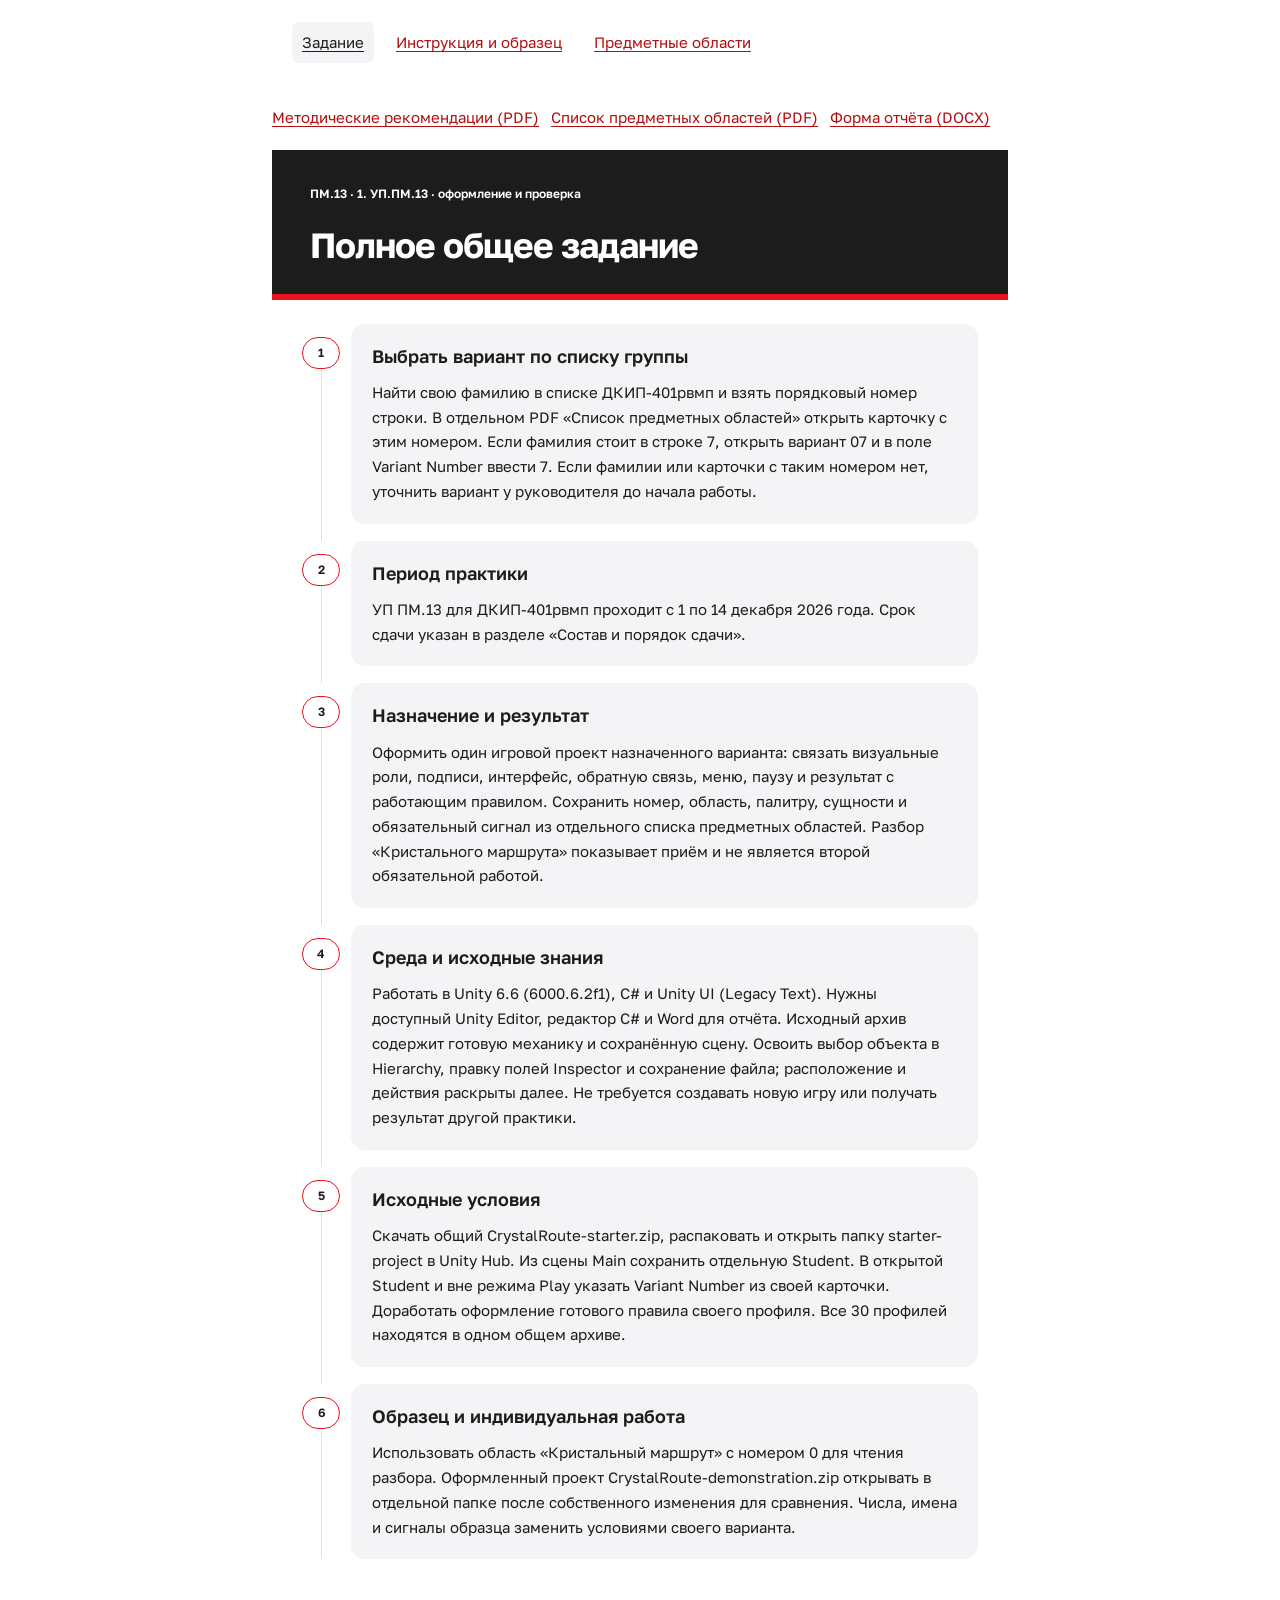
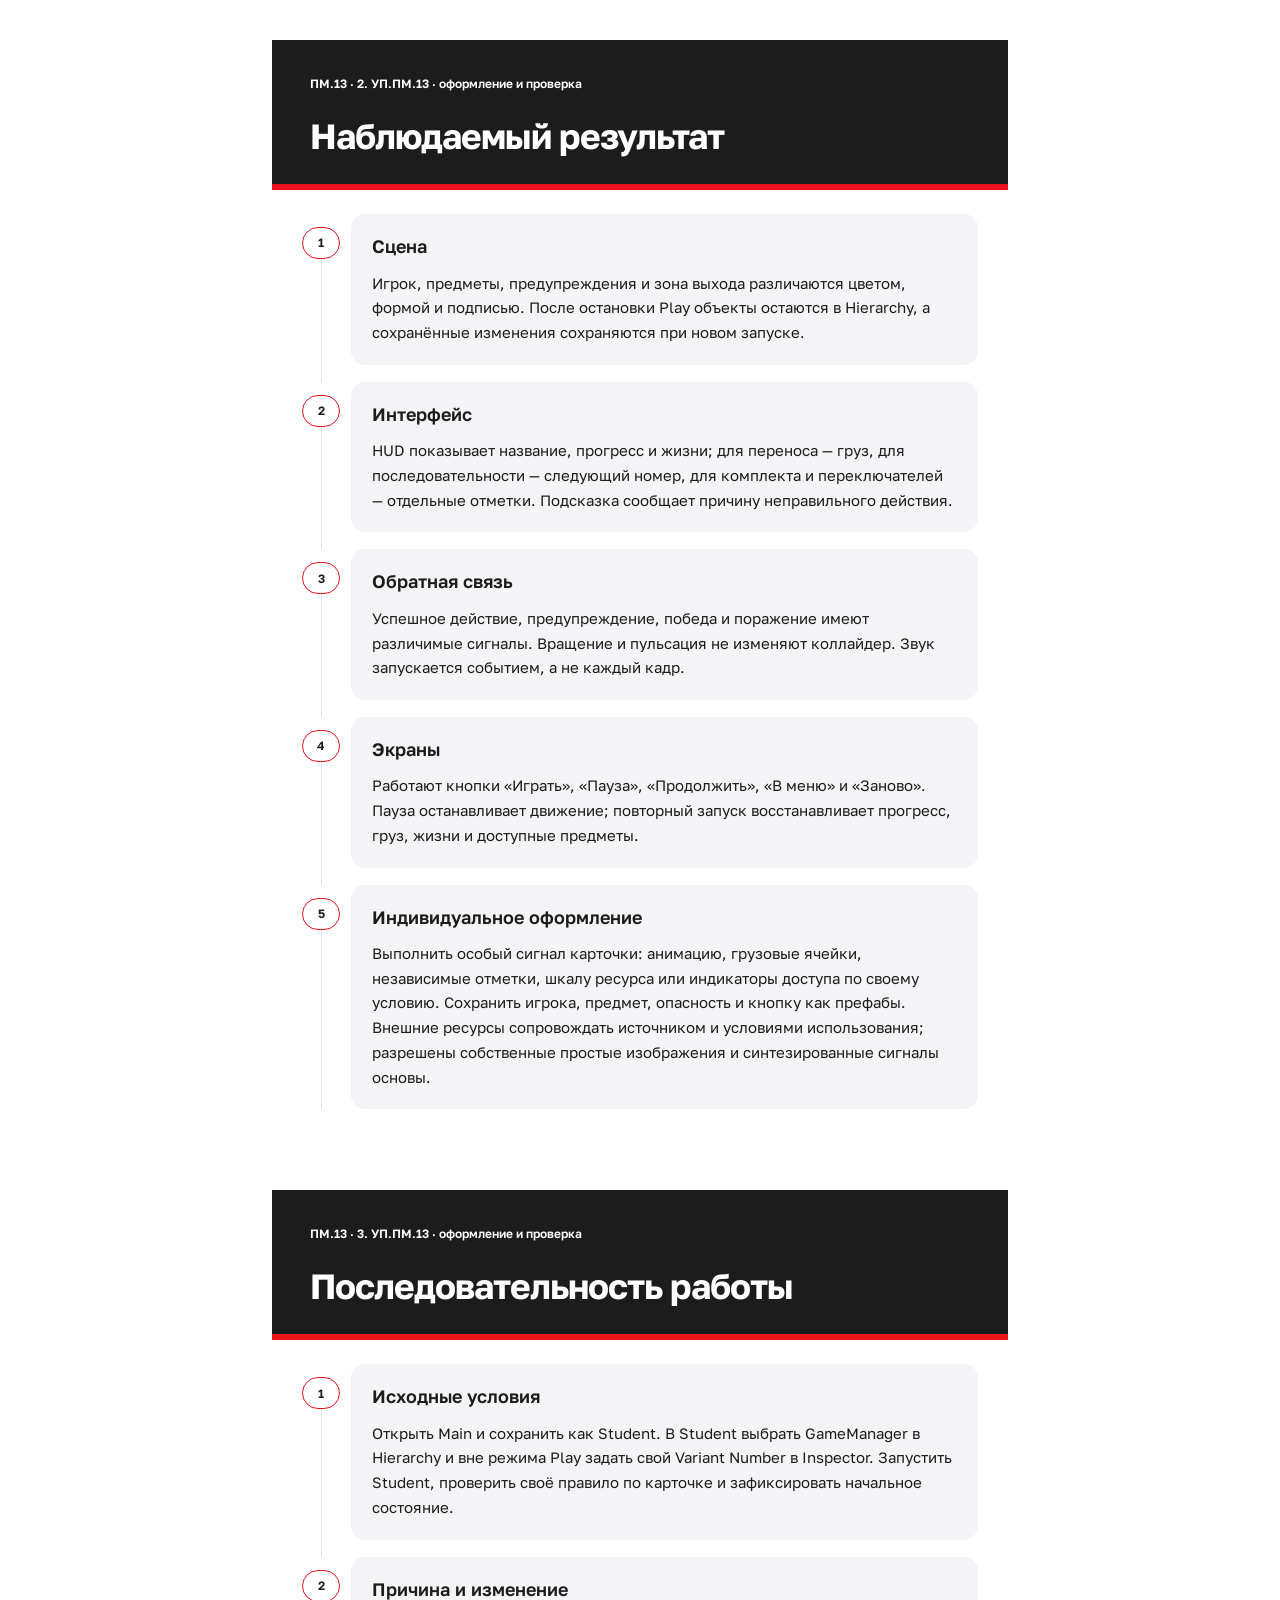
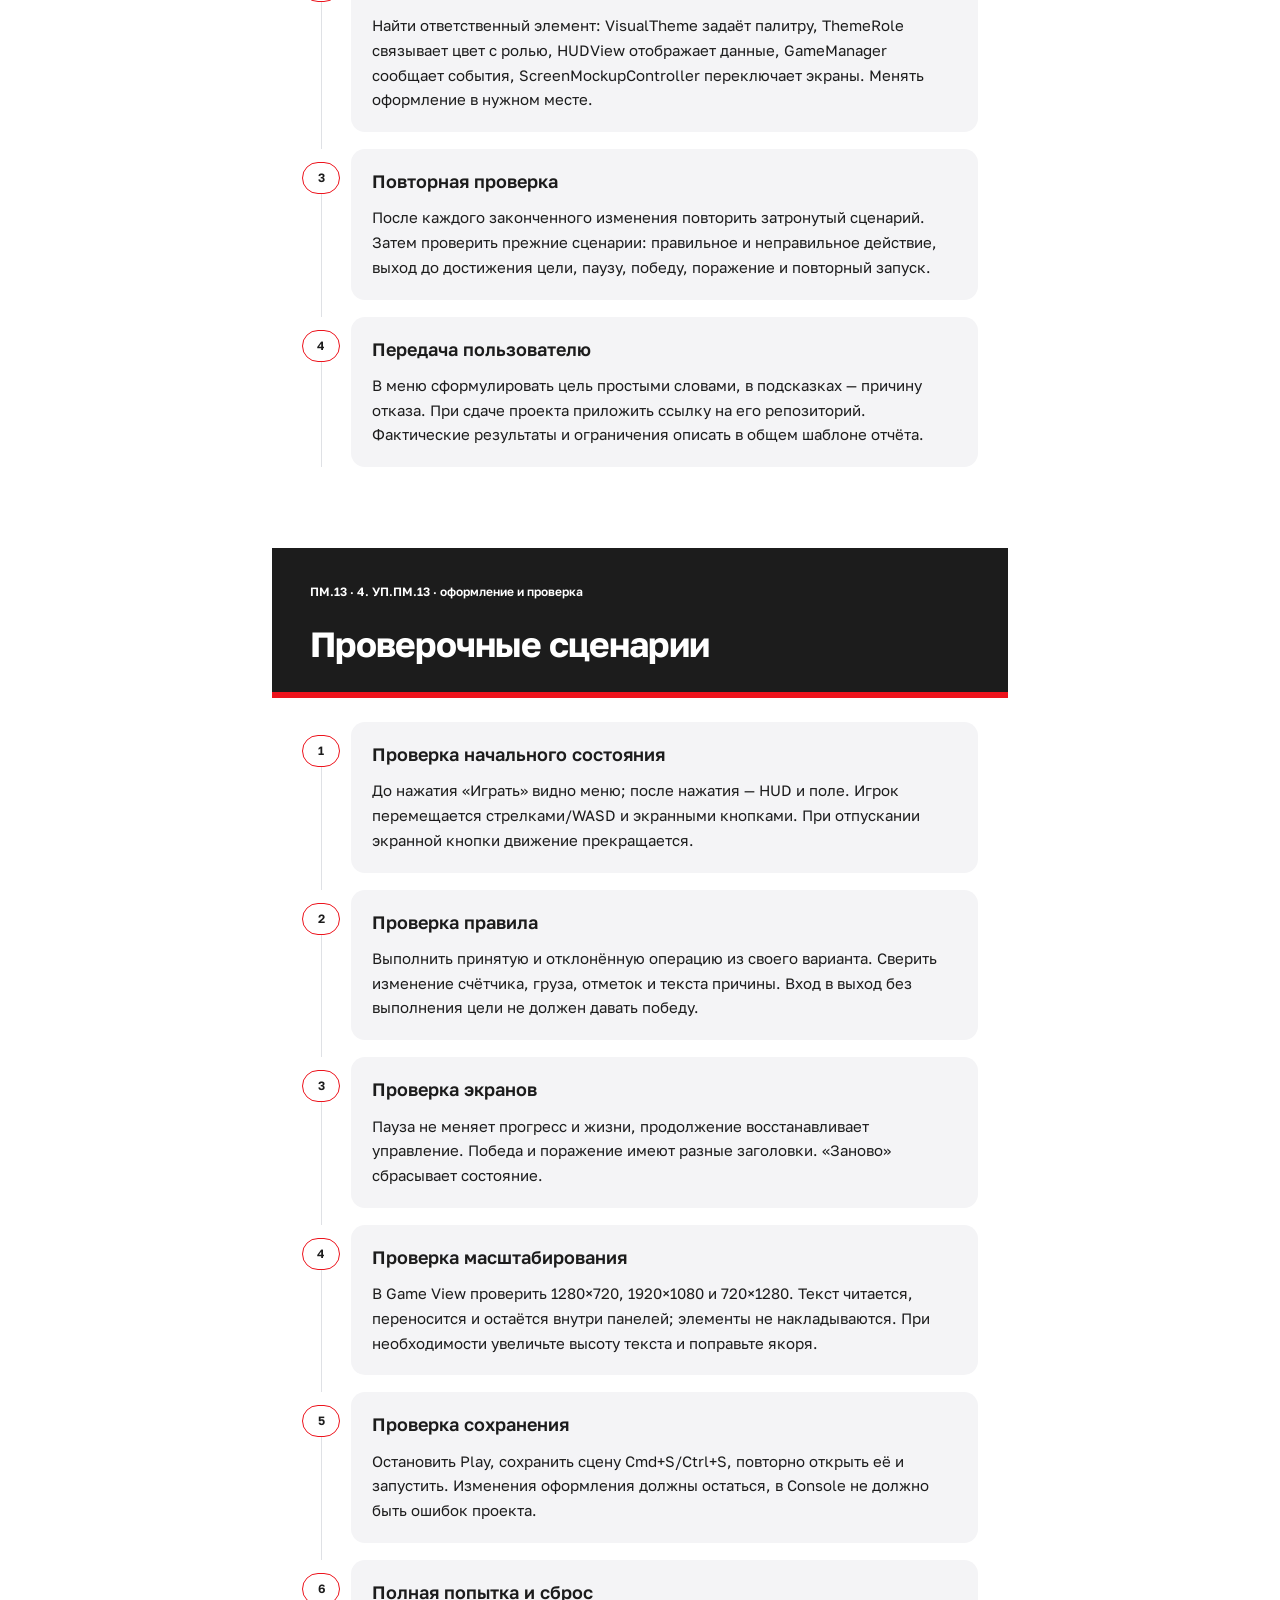
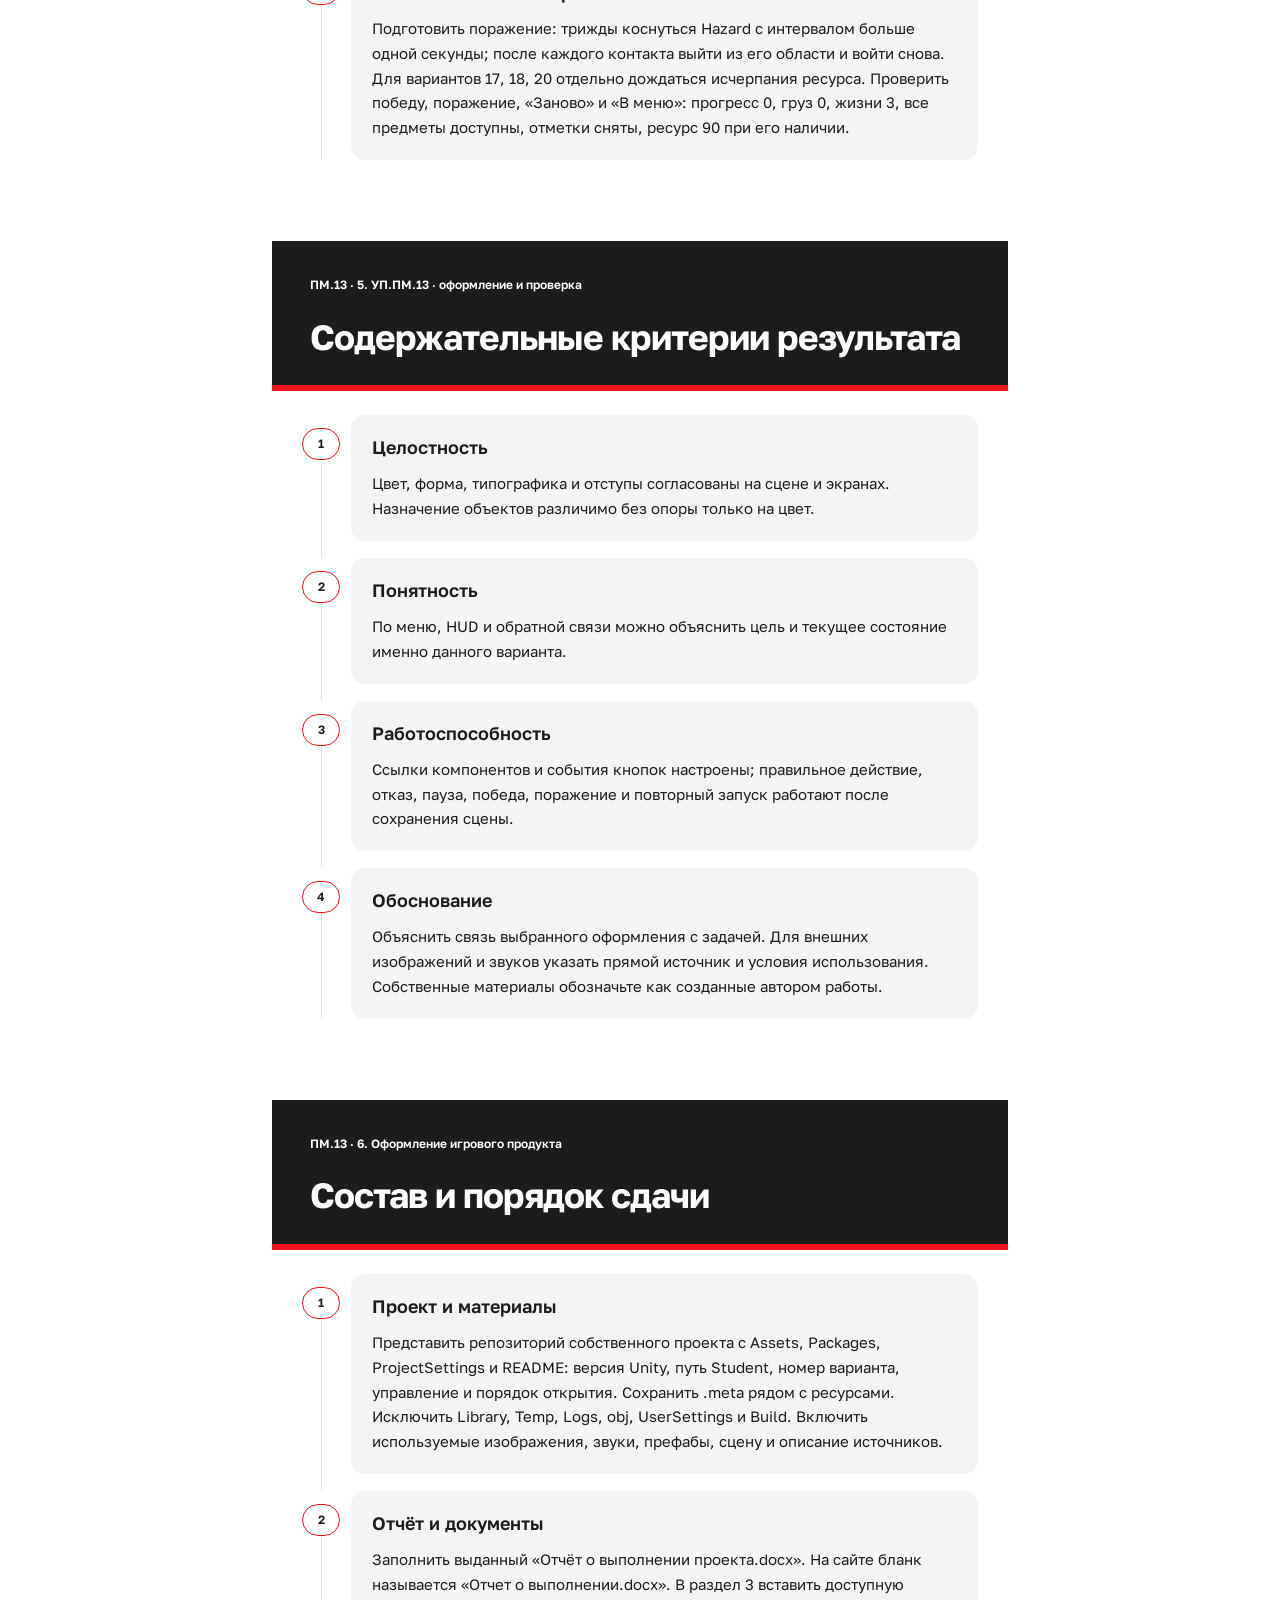
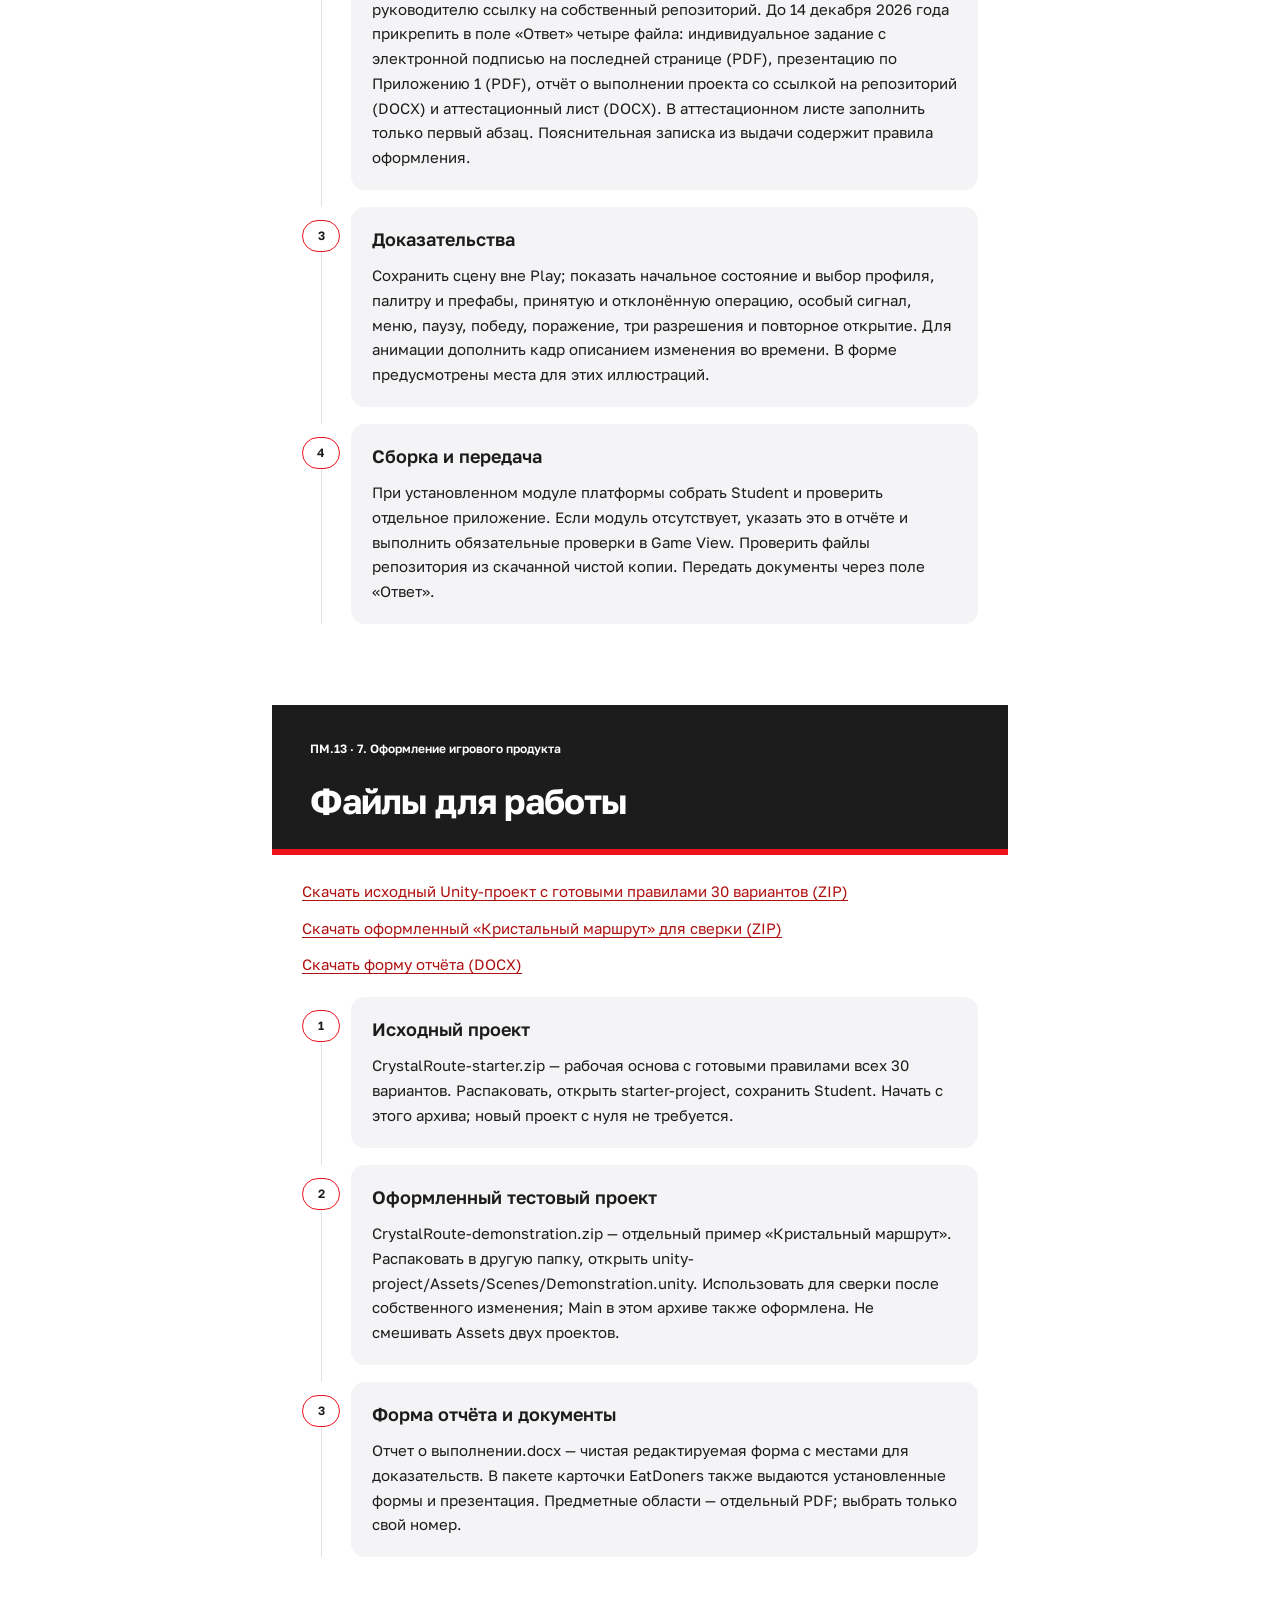
<file: site/index.html>
<!doctype html><html lang="ru"><head><meta charset="utf-8"><meta name="viewport" content="width=device-width,initial-scale=1"><title>Учебная практика УП.ПМ.13: оформление игрового продукта</title><link rel="icon" href="assets/favicon.svg"><link rel="stylesheet" href="assets/style.css"></head><body class="method"><a class="skip" href="#main">К содержанию</a><nav aria-label="Разделы практики"><a href="index.html" aria-current="page">Задание</a><a href="lessons.html" >Инструкция и образец</a><a href="areas.html" >Предметные области</a></nav><main id="main"><div class="downloads"><a href="downloads/assignment.pdf">Методические рекомендации (PDF)</a><a href="downloads/guide.pdf">Список предметных областей (PDF)</a><a href="downloads/%D0%9E%D1%82%D1%87%D0%B5%D1%82%20%D0%BE%20%D0%B2%D1%8B%D0%BF%D0%BE%D0%BB%D0%BD%D0%B5%D0%BD%D0%B8%D0%B8.docx">Форма отчёта (DOCX)</a></div><article class="chapter" id="page-1"><header class="doc-head"><p class="section-id">ПМ.13 · 1. УП.ПМ.13 · оформление и проверка</p><h2>Полное общее задание</h2></header><div class="steps"><div class="step"><span class="number">1</span><section class="card"><h3>Выбрать вариант по списку группы</h3><p>Найти свою фамилию в списке ДКИП-401рвмп и взять порядковый номер строки. В отдельном PDF «Список предметных областей» открыть карточку с этим номером. Если фамилия стоит в строке 7, открыть вариант 07 и в поле Variant Number ввести 7. Если фамилии или карточки с таким номером нет, уточнить вариант у руководителя до начала работы.</p></section></div><div class="step"><span class="number">2</span><section class="card"><h3>Период практики</h3><p>УП ПМ.13 для ДКИП-401рвмп проходит с 1 по 14 декабря 2026 года. Срок сдачи указан в разделе «Состав и порядок сдачи».</p></section></div><div class="step"><span class="number">3</span><section class="card"><h3>Назначение и результат</h3><p>Оформить один игровой проект назначенного варианта: связать визуальные роли, подписи, интерфейс, обратную связь, меню, паузу и результат с работающим правилом. Сохранить номер, область, палитру, сущности и обязательный сигнал из отдельного списка предметных областей. Разбор «Кристального маршрута» показывает приём и не является второй обязательной работой.</p></section></div><div class="step"><span class="number">4</span><section class="card"><h3>Среда и исходные знания</h3><p>Работать в Unity 6.6 (6000.6.2f1), C# и Unity UI (Legacy Text). Нужны доступный Unity Editor, редактор C# и Word для отчёта. Исходный архив содержит готовую механику и сохранённую сцену. Освоить выбор объекта в Hierarchy, правку полей Inspector и сохранение файла; расположение и действия раскрыты далее. Не требуется создавать новую игру или получать результат другой практики.</p></section></div><div class="step"><span class="number">5</span><section class="card"><h3>Исходные условия</h3><p>Скачать общий CrystalRoute-starter.zip, распаковать и открыть папку starter-project в Unity Hub. Из сцены Main сохранить отдельную Student. В открытой Student и вне режима Play указать Variant Number из своей карточки. Доработать оформление готового правила своего профиля. Все 30 профилей находятся в одном общем архиве.</p></section></div><div class="step"><span class="number">6</span><section class="card"><h3>Образец и индивидуальная работа</h3><p>Использовать область «Кристальный маршрут» с номером 0 для чтения разбора. Оформленный проект CrystalRoute-demonstration.zip открывать в отдельной папке после собственного изменения для сравнения. Числа, имена и сигналы образца заменить условиями своего варианта.</p></section></div></div></article><article class="chapter" id="page-2"><header class="doc-head"><p class="section-id">ПМ.13 · 2. УП.ПМ.13 · оформление и проверка</p><h2>Наблюдаемый результат</h2></header><div class="steps"><div class="step"><span class="number">1</span><section class="card"><h3>Сцена</h3><p>Игрок, предметы, предупреждения и зона выхода различаются цветом, формой и подписью. После остановки Play объекты остаются в Hierarchy, а сохранённые изменения сохраняются при новом запуске.</p></section></div><div class="step"><span class="number">2</span><section class="card"><h3>Интерфейс</h3><p>HUD показывает название, прогресс и жизни; для переноса — груз, для последовательности — следующий номер, для комплекта и переключателей — отдельные отметки. Подсказка сообщает причину неправильного действия.</p></section></div><div class="step"><span class="number">3</span><section class="card"><h3>Обратная связь</h3><p>Успешное действие, предупреждение, победа и поражение имеют различимые сигналы. Вращение и пульсация не изменяют коллайдер. Звук запускается событием, а не каждый кадр.</p></section></div><div class="step"><span class="number">4</span><section class="card"><h3>Экраны</h3><p>Работают кнопки «Играть», «Пауза», «Продолжить», «В меню» и «Заново». Пауза останавливает движение; повторный запуск восстанавливает прогресс, груз, жизни и доступные предметы.</p></section></div><div class="step"><span class="number">5</span><section class="card"><h3>Индивидуальное оформление</h3><p>Выполнить особый сигнал карточки: анимацию, грузовые ячейки, независимые отметки, шкалу ресурса или индикаторы доступа по своему условию. Сохранить игрока, предмет, опасность и кнопку как префабы. Внешние ресурсы сопровождать источником и условиями использования; разрешены собственные простые изображения и синтезированные сигналы основы.</p></section></div></div></article><article class="chapter" id="page-3"><header class="doc-head"><p class="section-id">ПМ.13 · 3. УП.ПМ.13 · оформление и проверка</p><h2>Последовательность работы</h2></header><div class="steps"><div class="step"><span class="number">1</span><section class="card"><h3>Исходные условия</h3><p>Открыть Main и сохранить как Student. В Student выбрать GameManager в Hierarchy и вне режима Play задать свой Variant Number в Inspector. Запустить Student, проверить своё правило по карточке и зафиксировать начальное состояние.</p></section></div><div class="step"><span class="number">2</span><section class="card"><h3>Причина и изменение</h3><p>Найти ответственный элемент: VisualTheme задаёт палитру, ThemeRole связывает цвет с ролью, HUDView отображает данные, GameManager сообщает события, ScreenMockupController переключает экраны. Менять оформление в нужном месте.</p></section></div><div class="step"><span class="number">3</span><section class="card"><h3>Повторная проверка</h3><p>После каждого законченного изменения повторить затронутый сценарий. Затем проверить прежние сценарии: правильное и неправильное действие, выход до достижения цели, паузу, победу, поражение и повторный запуск.</p></section></div><div class="step"><span class="number">4</span><section class="card"><h3>Передача пользователю</h3><p>В меню сформулировать цель простыми словами, в подсказках — причину отказа. При сдаче проекта приложить ссылку на его репозиторий. Фактические результаты и ограничения описать в общем шаблоне отчёта.</p></section></div></div></article><article class="chapter" id="page-4"><header class="doc-head"><p class="section-id">ПМ.13 · 4. УП.ПМ.13 · оформление и проверка</p><h2>Проверочные сценарии</h2></header><div class="steps"><div class="step"><span class="number">1</span><section class="card"><h3>Проверка начального состояния</h3><p>До нажатия «Играть» видно меню; после нажатия — HUD и поле. Игрок перемещается стрелками/WASD и экранными кнопками. При отпускании экранной кнопки движение прекращается.</p></section></div><div class="step"><span class="number">2</span><section class="card"><h3>Проверка правила</h3><p>Выполнить принятую и отклонённую операцию из своего варианта. Сверить изменение счётчика, груза, отметок и текста причины. Вход в выход без выполнения цели не должен давать победу.</p></section></div><div class="step"><span class="number">3</span><section class="card"><h3>Проверка экранов</h3><p>Пауза не меняет прогресс и жизни, продолжение восстанавливает управление. Победа и поражение имеют разные заголовки. «Заново» сбрасывает состояние.</p></section></div><div class="step"><span class="number">4</span><section class="card"><h3>Проверка масштабирования</h3><p>В Game View проверить 1280×720, 1920×1080 и 720×1280. Текст читается, переносится и остаётся внутри панелей; элементы не накладываются. При необходимости увеличьте высоту текста и поправьте якоря.</p></section></div><div class="step"><span class="number">5</span><section class="card"><h3>Проверка сохранения</h3><p>Остановить Play, сохранить сцену Cmd+S/Ctrl+S, повторно открыть её и запустить. Изменения оформления должны остаться, в Console не должно быть ошибок проекта.</p></section></div><div class="step"><span class="number">6</span><section class="card"><h3>Полная попытка и сброс</h3><p>Подготовить поражение: трижды коснуться Hazard с интервалом больше одной секунды; после каждого контакта выйти из его области и войти снова. Для вариантов 17, 18, 20 отдельно дождаться исчерпания ресурса. Проверить победу, поражение, «Заново» и «В меню»: прогресс 0, груз 0, жизни 3, все предметы доступны, отметки сняты, ресурс 90 при его наличии.</p></section></div></div></article><article class="chapter" id="page-5"><header class="doc-head"><p class="section-id">ПМ.13 · 5. УП.ПМ.13 · оформление и проверка</p><h2>Содержательные критерии результата</h2></header><div class="steps"><div class="step"><span class="number">1</span><section class="card"><h3>Целостность</h3><p>Цвет, форма, типографика и отступы согласованы на сцене и экранах. Назначение объектов различимо без опоры только на цвет.</p></section></div><div class="step"><span class="number">2</span><section class="card"><h3>Понятность</h3><p>По меню, HUD и обратной связи можно объяснить цель и текущее состояние именно данного варианта.</p></section></div><div class="step"><span class="number">3</span><section class="card"><h3>Работоспособность</h3><p>Ссылки компонентов и события кнопок настроены; правильное действие, отказ, пауза, победа, поражение и повторный запуск работают после сохранения сцены.</p></section></div><div class="step"><span class="number">4</span><section class="card"><h3>Обоснование</h3><p>Объяснить связь выбранного оформления с задачей. Для внешних изображений и звуков указать прямой источник и условия использования. Собственные материалы обозначьте как созданные автором работы.</p></section></div></div></article><article class="chapter" id="page-6"><header class="doc-head"><p class="section-id">ПМ.13 · 6. Оформление игрового продукта</p><h2>Состав и порядок сдачи</h2></header><div class="steps"><div class="step"><span class="number">1</span><section class="card"><h3>Проект и материалы</h3><p>Представить репозиторий собственного проекта с Assets, Packages, ProjectSettings и README: версия Unity, путь Student, номер варианта, управление и порядок открытия. Сохранить .meta рядом с ресурсами. Исключить Library, Temp, Logs, obj, UserSettings и Build. Включить используемые изображения, звуки, префабы, сцену и описание источников.</p></section></div><div class="step"><span class="number">2</span><section class="card"><h3>Отчёт и документы</h3><p>Заполнить выданный «Отчёт о выполнении проекта.docx». На сайте бланк называется «Отчет о выполнении.docx». В раздел 3 вставить доступную руководителю ссылку на собственный репозиторий. До 14 декабря 2026 года прикрепить в поле «Ответ» четыре файла: индивидуальное задание с электронной подписью на последней странице (PDF), презентацию по Приложению 1 (PDF), отчёт о выполнении проекта со ссылкой на репозиторий (DOCX) и аттестационный лист (DOCX). В аттестационном листе заполнить только первый абзац. Пояснительная записка из выдачи содержит правила оформления.</p></section></div><div class="step"><span class="number">3</span><section class="card"><h3>Доказательства</h3><p>Сохранить сцену вне Play; показать начальное состояние и выбор профиля, палитру и префабы, принятую и отклонённую операцию, особый сигнал, меню, паузу, победу, поражение, три разрешения и повторное открытие. Для анимации дополнить кадр описанием изменения во времени. В форме предусмотрены места для этих иллюстраций.</p></section></div><div class="step"><span class="number">4</span><section class="card"><h3>Сборка и передача</h3><p>При установленном модуле платформы собрать Student и проверить отдельное приложение. Если модуль отсутствует, указать это в отчёте и выполнить обязательные проверки в Game View. Проверить файлы репозитория из скачанной чистой копии. Передать документы через поле «Ответ».</p></section></div></div></article><article class="chapter" id="page-7"><header class="doc-head"><p class="section-id">ПМ.13 · 7. Оформление игрового продукта</p><h2>Файлы для работы</h2></header><div class="steps"><div class="downloads"><p><a href="downloads/CrystalRoute-starter.zip">Скачать исходный Unity-проект с готовыми правилами 30 вариантов (ZIP)</a></p><p><a href="downloads/CrystalRoute-demonstration.zip">Скачать оформленный «Кристальный маршрут» для сверки (ZIP)</a></p><p><a href="downloads/%D0%9E%D1%82%D1%87%D0%B5%D1%82%20%D0%BE%20%D0%B2%D1%8B%D0%BF%D0%BE%D0%BB%D0%BD%D0%B5%D0%BD%D0%B8%D0%B8.docx">Скачать форму отчёта (DOCX)</a></p></div><div class="step"><span class="number">1</span><section class="card"><h3>Исходный проект</h3><p>CrystalRoute-starter.zip — рабочая основа с готовыми правилами всех 30 вариантов. Распаковать, открыть starter-project, сохранить Student. Начать с этого архива; новый проект с нуля не требуется.</p></section></div><div class="step"><span class="number">2</span><section class="card"><h3>Оформленный тестовый проект</h3><p>CrystalRoute-demonstration.zip — отдельный пример «Кристальный маршрут». Распаковать в другую папку, открыть unity-project/Assets/Scenes/Demonstration.unity. Использовать для сверки после собственного изменения; Main в этом архиве также оформлена. Не смешивать Assets двух проектов.</p></section></div><div class="step"><span class="number">3</span><section class="card"><h3>Форма отчёта и документы</h3><p>Отчет о выполнении.docx — чистая редактируемая форма с местами для доказательств. В пакете карточки EatDoners также выдаются установленные формы и презентация. Предметные области — отдельный PDF; выбрать только свой номер.</p></section></div></div></article></main></body></html>
</file>
<file: site/assets/style.css>
@font-face{font-family:Golos Text;src:url(fonts/GolosText-variable.ttf)}
:root{--accent:#ed131c;--ink:#1c1c1c;--panel:#f4f4f6;--line:#dfe1e5}
*{box-sizing:border-box}body{margin:0;background:#fff;color:var(--ink);font:15px/1.65 'Golos Text',Arial,sans-serif}main{max-width:736px;margin:auto}nav{max-width:736px;margin:22px auto;display:flex;gap:12px;flex-wrap:wrap;padding:0 20px}a{color:#b01010;text-underline-offset:3px}nav a{padding:8px 10px;border-radius:7px}nav a[aria-current]{background:var(--panel);color:var(--ink)}.skip{position:absolute;left:-10000px}.skip:focus{left:15px;top:5px;background:white}.chapter{margin:0 0 36px}.doc-head{background:var(--ink);color:#fff;border-bottom:6px solid var(--accent);padding:34px 38px 28px}.section-id{font-size:12px;font-weight:600;margin:0}.doc-head h2{font-size:35px;line-height:1.15;font-weight:700;letter-spacing:-1px;margin:22px 0 0}.steps{padding:24px 30px 28px}.step{position:relative;display:grid;grid-template-columns:38px 1fr;gap:11px;margin-bottom:17px}.step:before{position:absolute;left:19px;top:32px;bottom:-17px;width:1px;background:var(--line);content:''}.step:last-child:before{bottom:0}.number{z-index:1;display:grid;place-items:center;width:38px;min-height:32px;align-self:start;border:1.5px solid var(--accent);border-radius:18px;font-size:12px;font-weight:600;margin-top:13px;background:#fff}.card{border-radius:14px;background:var(--panel);padding:20px 21px;min-width:0}.card h3{font-size:18px;line-height:1.35;font-weight:600;margin:0 0 12px}.card p{margin:0 0 10px}.card p:last-child{margin:0}pre{font:12px/1.65 Consolas,'Courier New',monospace;white-space:pre-wrap;overflow-wrap:anywhere;margin:0;background:white;border:1px solid var(--line);border-radius:7px;padding:15px}figure{margin:0}figure img{width:100%;height:auto;display:block}figcaption{font-size:13px;line-height:1.6;margin-top:10px}.context{padding:0 0 20px;margin:0}.downloads{padding:20px 0;display:flex;gap:12px;flex-wrap:wrap}.downloads p{margin:0;width:100%}.steps>.downloads{padding-top:0}.context{border-bottom:1px solid var(--line);margin-bottom:20px}
@media(max-width:570px){.doc-head{padding:29px 22px 24px}.doc-head h2{font-size:30px}.steps{padding:23px 16px 24px}.step{grid-template-columns:27px 1fr;gap:8px}.number{width:27px;min-height:27px}.step:before{left:13px}.card{padding:17px 15px}.card h3{font-size:17px}.downloads{padding:16px}nav{gap:4px;padding:0 12px}}
body{overflow-wrap:anywhere}

.subject-areas{line-height:1.6}.subject-areas .doc-head{padding:34px 38px 27px}.subject-areas .doc-head h2{font-size:37px;line-height:1.14;letter-spacing:-1.1px}.subject-areas .steps{padding:24px 30px 26px}.subject-areas .step{grid-template-columns:32px 1fr;gap:12px;margin-bottom:18px}.subject-areas .step:before{left:16px;bottom:-18px}.subject-areas .number{width:32px;min-height:32px;border-width:2px;font-size:14px}.subject-areas .card{padding:19px 21px;font-size:14px}.subject-areas .card h3{margin-bottom:14px}
@media(max-width:570px){.subject-areas .doc-head{padding:29px 22px 24px}.subject-areas .doc-head h2{font-size:30px}.subject-areas .steps{padding:23px 16px 24px}.subject-areas .step{grid-template-columns:27px 1fr;gap:8px}.subject-areas .number{width:27px;min-height:27px}.subject-areas .step:before{left:13px}.subject-areas .card{padding:17px 15px}.subject-areas .card h3{font-size:17px}}
</file>
